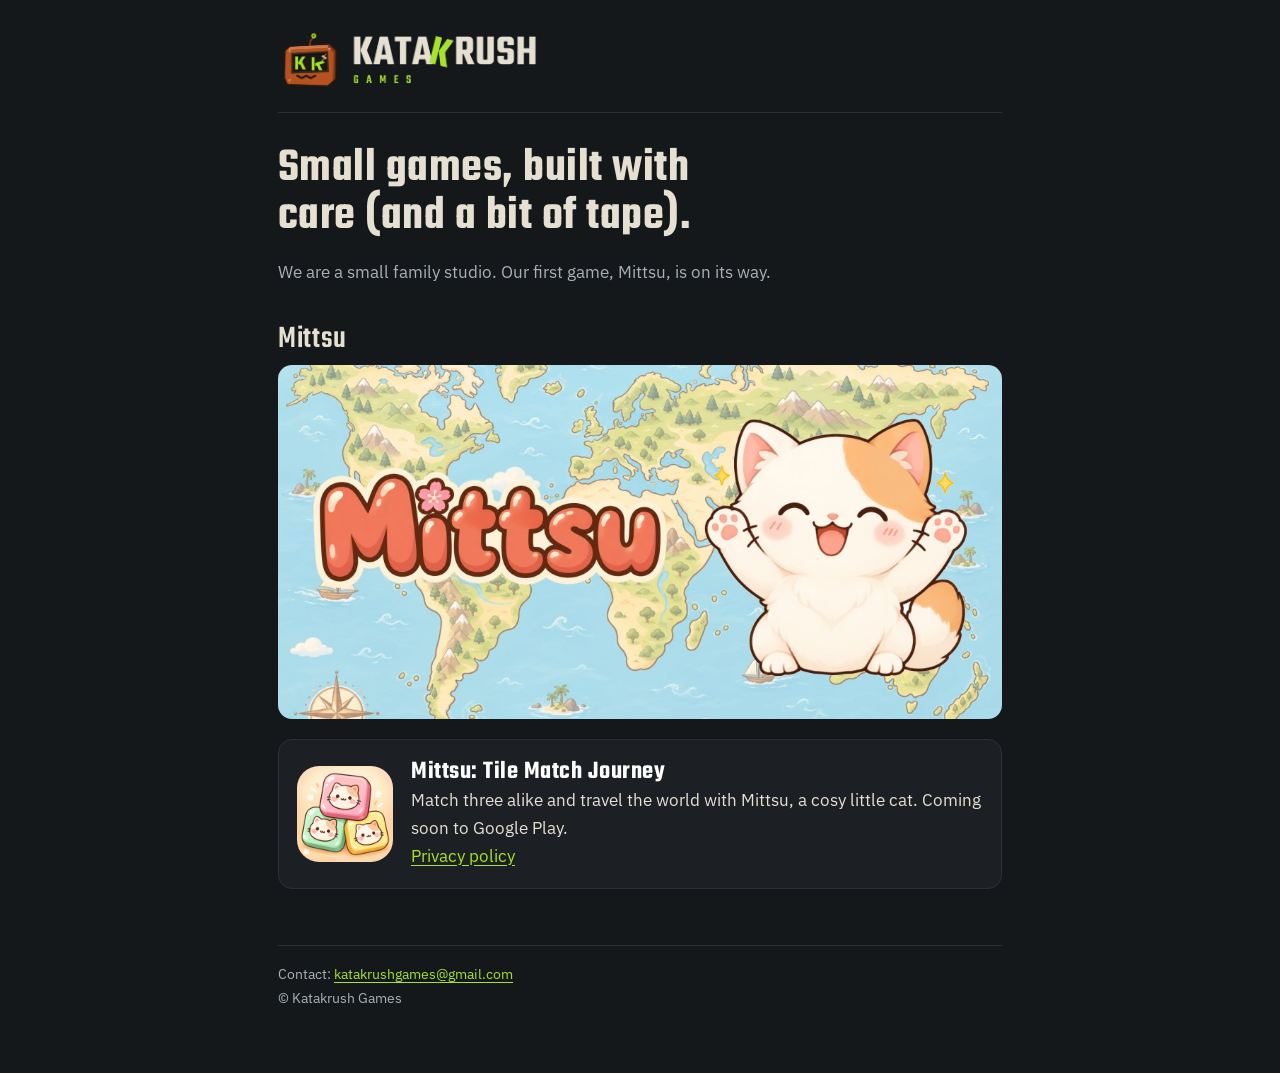
<file: index.html>
<!doctype html>
<html lang="en">
<head>
<meta charset="utf-8">
<meta name="viewport" content="width=device-width, initial-scale=1">
<title>Katakrush Games</title>
<meta name="description" content="Katakrush Games is a small family studio. Our first game is Mittsu, a tile-matching journey around the world with a little cat.">
<link rel="icon" type="image/svg+xml" href="/brand/katakrush-mark.svg">
<link rel="icon" type="image/png" sizes="32x32" href="/brand/katakrush-mark-32.png">
<link rel="apple-touch-icon" href="/brand/katakrush-mark-180.png">
<link rel="preconnect" href="https://fonts.googleapis.com">
<link rel="stylesheet" href="https://fonts.googleapis.com/css2?family=Teko:wght@500;600&family=IBM+Plex+Sans:wght@400;600&display=swap">
<meta name="theme-color" content="#15181B">
<link rel="stylesheet" href="style.css">
</head>
<body>
<div class="wrap">
<header><a href="/" class="brand"><img src="/brand/katakrush-logo-dark-bg.png" alt="Katakrush Games" width="263" height="64"></a></header>

  <h1>Small games, built with care (and a bit of tape).</h1>
  <p class="muted">We are a small family studio. Our first game, Mittsu, is on its way.</p>

  <h2>Mittsu</h2>
  <img class="banner" src="mittsu/banner.jpg" alt="Mittsu the cat cheering over a map of the world">
  <div class="game">
    <img src="mittsu/icon.png" alt="Mittsu icon">
    <div>
      <strong>Mittsu: Tile Match Journey</strong><br>
      Match three alike and travel the world with Mittsu, a cosy little cat. Coming soon to Google Play.<br>
      <a href="mittsu/privacy/">Privacy policy</a>
    </div>
  </div>

  <footer>
    Contact: <a href="mailto:katakrushgames@gmail.com">katakrushgames@gmail.com</a><br>
    © Katakrush Games
  </footer>
</div>
</body>
</html>
</file>
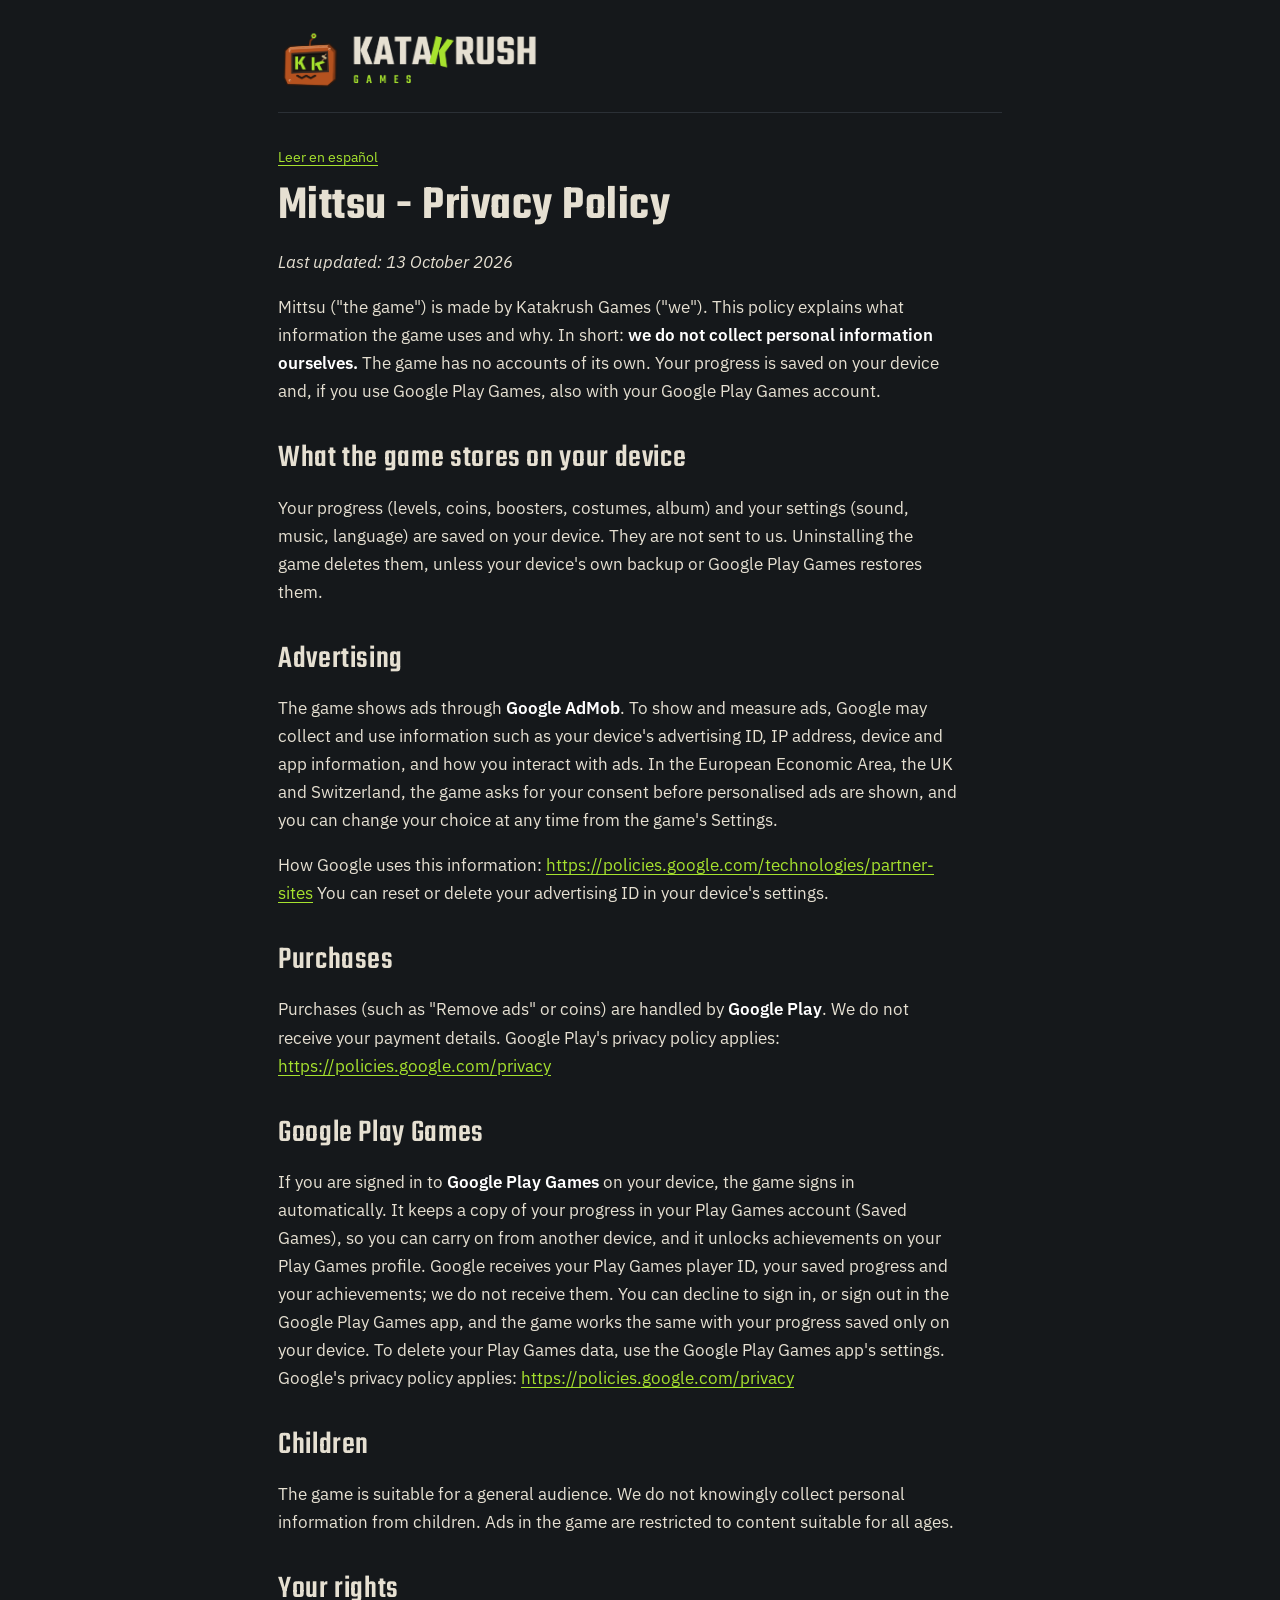
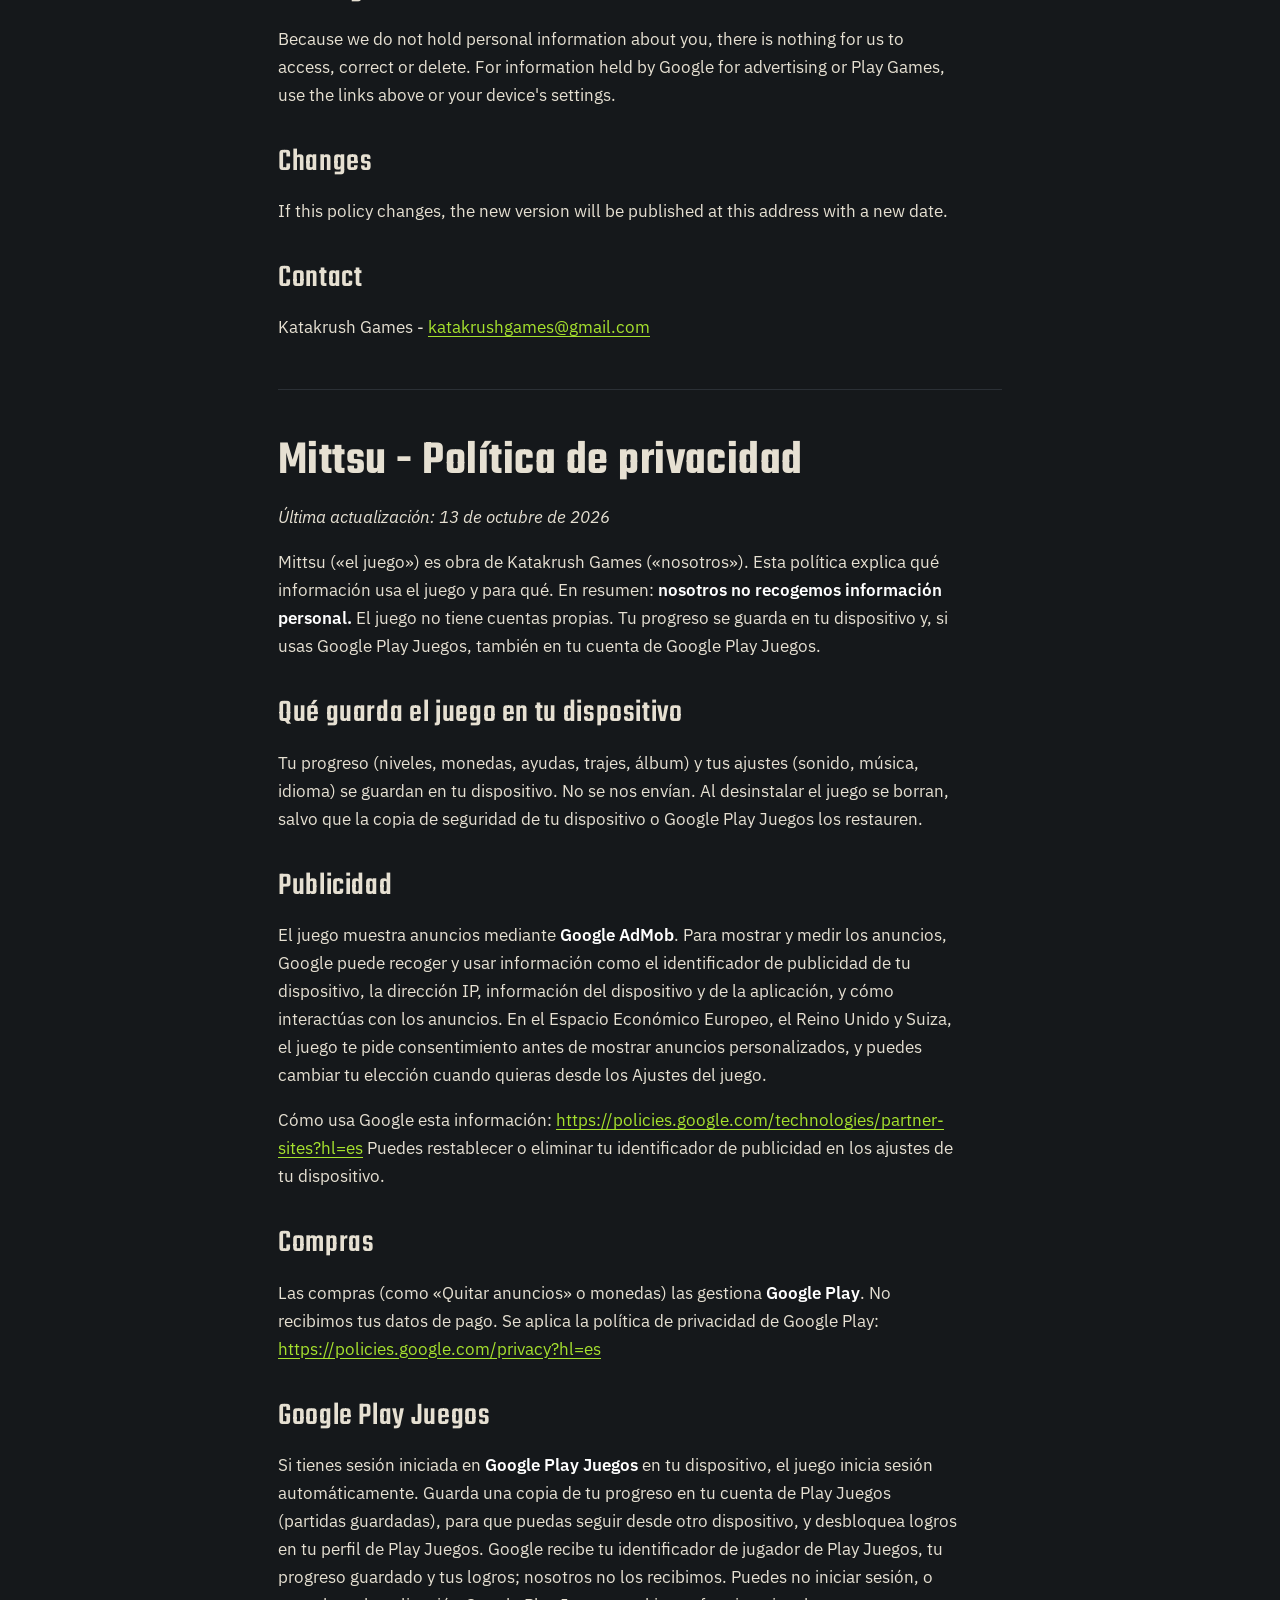
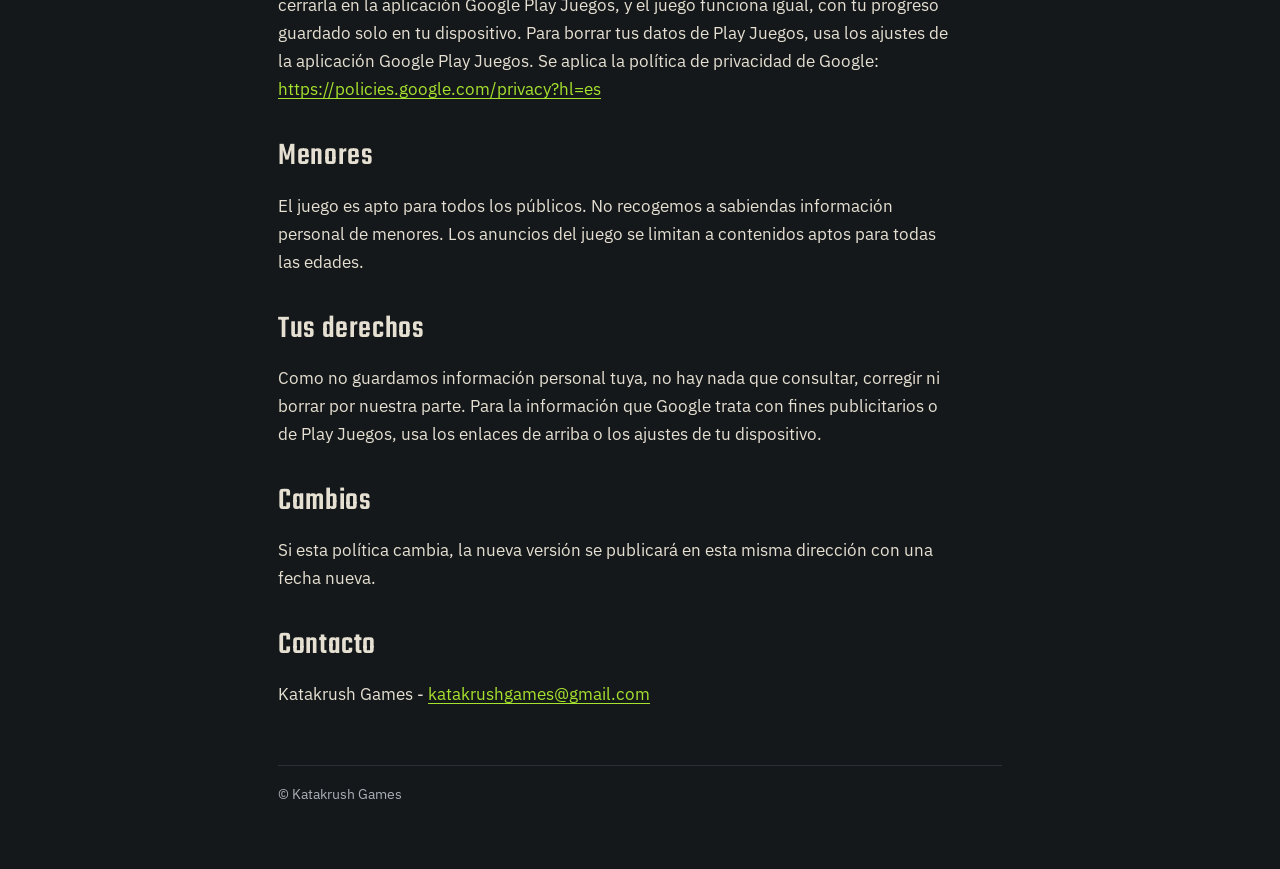
<file: mittsu/privacy/index.html>
<!doctype html>
<html lang="en">
<head>
<meta charset="utf-8">
<meta name="viewport" content="width=device-width, initial-scale=1">
<title>Mittsu Privacy Policy</title>
<link rel="icon" type="image/svg+xml" href="/brand/katakrush-mark.svg">
<link rel="icon" type="image/png" sizes="32x32" href="/brand/katakrush-mark-32.png">
<link rel="apple-touch-icon" href="/brand/katakrush-mark-180.png">
<link rel="preconnect" href="https://fonts.googleapis.com">
<link rel="stylesheet" href="https://fonts.googleapis.com/css2?family=Teko:wght@500;600&family=IBM+Plex+Sans:wght@400;600&display=swap">
<meta name="theme-color" content="#15181B">
<link rel="stylesheet" href="../../style.css">
</head>
<body>
<div class="wrap">
<header><a href="/" class="brand"><img src="/brand/katakrush-logo-dark-bg.png" alt="Katakrush Games" width="263" height="64"></a></header>
<p class="lang"><a href="#es">Leer en español</a></p>
<h1>Mittsu - Privacy Policy</h1>
<p><em>Last updated: 13 October 2026</em></p>
<p>Mittsu (&quot;the game&quot;) is made by Katakrush Games (&quot;we&quot;). This policy explains what information the game uses and why. In short: <strong>we do not collect personal information ourselves.</strong> The game has no accounts of its own. Your progress is saved on your device and, if you use Google Play Games, also with your Google Play Games account.</p>
<h2>What the game stores on your device</h2>
<p>Your progress (levels, coins, boosters, costumes, album) and your settings (sound, music, language) are saved on your device. They are not sent to us. Uninstalling the game deletes them, unless your device&#x27;s own backup or Google Play Games restores them.</p>
<h2>Advertising</h2>
<p>The game shows ads through <strong>Google AdMob</strong>. To show and measure ads, Google may collect and use information such as your device&#x27;s advertising ID, IP address, device and app information, and how you interact with ads. In the European Economic Area, the UK and Switzerland, the game asks for your consent before personalised ads are shown, and you can change your choice at any time from the game&#x27;s Settings.</p>
<p>How Google uses this information: <a href="https://policies.google.com/technologies/partner-sites">https://policies.google.com/technologies/partner-sites</a> You can reset or delete your advertising ID in your device&#x27;s settings.</p>
<h2>Purchases</h2>
<p>Purchases (such as &quot;Remove ads&quot; or coins) are handled by <strong>Google Play</strong>. We do not receive your payment details. Google Play&#x27;s privacy policy applies: <a href="https://policies.google.com/privacy">https://policies.google.com/privacy</a></p>
<h2>Google Play Games</h2>
<p>If you are signed in to <strong>Google Play Games</strong> on your device, the game signs in automatically. It keeps a copy of your progress in your Play Games account (Saved Games), so you can carry on from another device, and it unlocks achievements on your Play Games profile. Google receives your Play Games player ID, your saved progress and your achievements; we do not receive them. You can decline to sign in, or sign out in the Google Play Games app, and the game works the same with your progress saved only on your device. To delete your Play Games data, use the Google Play Games app&#x27;s settings. Google&#x27;s privacy policy applies: <a href="https://policies.google.com/privacy">https://policies.google.com/privacy</a></p>
<h2>Children</h2>
<p>The game is suitable for a general audience. We do not knowingly collect personal information from children. Ads in the game are restricted to content suitable for all ages.</p>
<h2>Your rights</h2>
<p>Because we do not hold personal information about you, there is nothing for us to access, correct or delete. For information held by Google for advertising or Play Games, use the links above or your device&#x27;s settings.</p>
<h2>Changes</h2>
<p>If this policy changes, the new version will be published at this address with a new date.</p>
<h2>Contact</h2>
<p>Katakrush Games - <a href="mailto:katakrushgames@gmail.com">katakrushgames@gmail.com</a></p>
<hr id="es">
<h1>Mittsu - Política de privacidad</h1>
<p><em>Última actualización: 13 de octubre de 2026</em></p>
<p>Mittsu («el juego») es obra de Katakrush Games («nosotros»). Esta política explica qué información usa el juego y para qué. En resumen: <strong>nosotros no recogemos información personal.</strong> El juego no tiene cuentas propias. Tu progreso se guarda en tu dispositivo y, si usas Google Play Juegos, también en tu cuenta de Google Play Juegos.</p>
<h2>Qué guarda el juego en tu dispositivo</h2>
<p>Tu progreso (niveles, monedas, ayudas, trajes, álbum) y tus ajustes (sonido, música, idioma) se guardan en tu dispositivo. No se nos envían. Al desinstalar el juego se borran, salvo que la copia de seguridad de tu dispositivo o Google Play Juegos los restauren.</p>
<h2>Publicidad</h2>
<p>El juego muestra anuncios mediante <strong>Google AdMob</strong>. Para mostrar y medir los anuncios, Google puede recoger y usar información como el identificador de publicidad de tu dispositivo, la dirección IP, información del dispositivo y de la aplicación, y cómo interactúas con los anuncios. En el Espacio Económico Europeo, el Reino Unido y Suiza, el juego te pide consentimiento antes de mostrar anuncios personalizados, y puedes cambiar tu elección cuando quieras desde los Ajustes del juego.</p>
<p>Cómo usa Google esta información: <a href="https://policies.google.com/technologies/partner-sites?hl=es">https://policies.google.com/technologies/partner-sites?hl=es</a> Puedes restablecer o eliminar tu identificador de publicidad en los ajustes de tu dispositivo.</p>
<h2>Compras</h2>
<p>Las compras (como «Quitar anuncios» o monedas) las gestiona <strong>Google Play</strong>. No recibimos tus datos de pago. Se aplica la política de privacidad de Google Play: <a href="https://policies.google.com/privacy?hl=es">https://policies.google.com/privacy?hl=es</a></p>
<h2>Google Play Juegos</h2>
<p>Si tienes sesión iniciada en <strong>Google Play Juegos</strong> en tu dispositivo, el juego inicia sesión automáticamente. Guarda una copia de tu progreso en tu cuenta de Play Juegos (partidas guardadas), para que puedas seguir desde otro dispositivo, y desbloquea logros en tu perfil de Play Juegos. Google recibe tu identificador de jugador de Play Juegos, tu progreso guardado y tus logros; nosotros no los recibimos. Puedes no iniciar sesión, o cerrarla en la aplicación Google Play Juegos, y el juego funciona igual, con tu progreso guardado solo en tu dispositivo. Para borrar tus datos de Play Juegos, usa los ajustes de la aplicación Google Play Juegos. Se aplica la política de privacidad de Google: <a href="https://policies.google.com/privacy?hl=es">https://policies.google.com/privacy?hl=es</a></p>
<h2>Menores</h2>
<p>El juego es apto para todos los públicos. No recogemos a sabiendas información personal de menores. Los anuncios del juego se limitan a contenidos aptos para todas las edades.</p>
<h2>Tus derechos</h2>
<p>Como no guardamos información personal tuya, no hay nada que consultar, corregir ni borrar por nuestra parte. Para la información que Google trata con fines publicitarios o de Play Juegos, usa los enlaces de arriba o los ajustes de tu dispositivo.</p>
<h2>Cambios</h2>
<p>Si esta política cambia, la nueva versión se publicará en esta misma dirección con una fecha nueva.</p>
<h2>Contacto</h2>
<p>Katakrush Games - <a href="mailto:katakrushgames@gmail.com">katakrushgames@gmail.com</a></p>
<footer>© Katakrush Games</footer>
</div>
</body>
</html>
</file>
<file: style.css>
/* Katakrush Games: the studio's own look, dark like its logo.
   One theme on purpose: the brand is a rust robot on a dark ground (see brand/README.md). */
:root {
  --bg: #15181B;
  --surface: #1C2024;
  --line: #2B3036;
  --ink: #E6E0D2;
  --muted: #A9B0B7;
  --green: #A6E22E;
  --green-hover: #C4F25E;
  --display: "Teko", "Arial Narrow", sans-serif;
  --body: "IBM Plex Sans", system-ui, -apple-system, "Segoe UI", sans-serif;
  color-scheme: dark;
}
* { box-sizing: border-box; }
body { margin: 0; background: var(--bg); color: var(--ink); font: 17px/1.65 var(--body); }
.wrap { max-width: 760px; margin: 0 auto; padding-inline: 18px; padding-block: 28px 64px; }

header { display: flex; align-items: center; padding-bottom: 20px; margin-bottom: 32px; border-bottom: 1px solid var(--line); }
header .brand img { display: block; height: 64px; width: auto; max-width: 100%; }

h1 { font: 600 3rem/1 var(--display); letter-spacing: 0.01em; margin: 0 0 12px; text-wrap: balance; }
h2 { font: 500 2rem/1.1 var(--display); letter-spacing: 0.02em; margin: 36px 0 8px; }
p, li { color: var(--ink); max-width: 68ch; overflow-wrap: anywhere; }
strong { color: #FFFFFF; font-weight: 600; }
.muted { color: var(--muted); }

a { color: var(--green); text-underline-offset: 3px; }
a:hover { color: var(--green-hover); }
a:focus-visible { outline: 2px solid var(--green); outline-offset: 3px; border-radius: 2px; }

.game { display: grid; grid-template-columns: 96px minmax(0, 1fr); gap: 18px; align-items: center; background: var(--surface); border: 1px solid var(--line); border-radius: 14px; padding: 18px; }
.game img { width: 96px; height: 96px; border-radius: 22px; }
.game strong { font: 600 1.6rem/1 var(--display); letter-spacing: 0.02em; }
.banner { display: block; width: 100%; max-width: 100%; height: auto; border-radius: 14px; margin: 8px 0 20px; }

footer { margin-top: 56px; padding-top: 16px; border-top: 1px solid var(--line); color: var(--muted); font-size: .9rem; }
.lang { font-size: .9rem; }
hr { border: 0; border-top: 1px solid var(--line); margin: 48px 0; }

@media (max-width: 480px) {
  h1 { font-size: 2.4rem; }
  header .brand img { height: 52px; }
  .game { grid-template-columns: 72px minmax(0, 1fr); }
  .game img { width: 72px; height: 72px; border-radius: 16px; }
}
</file>
